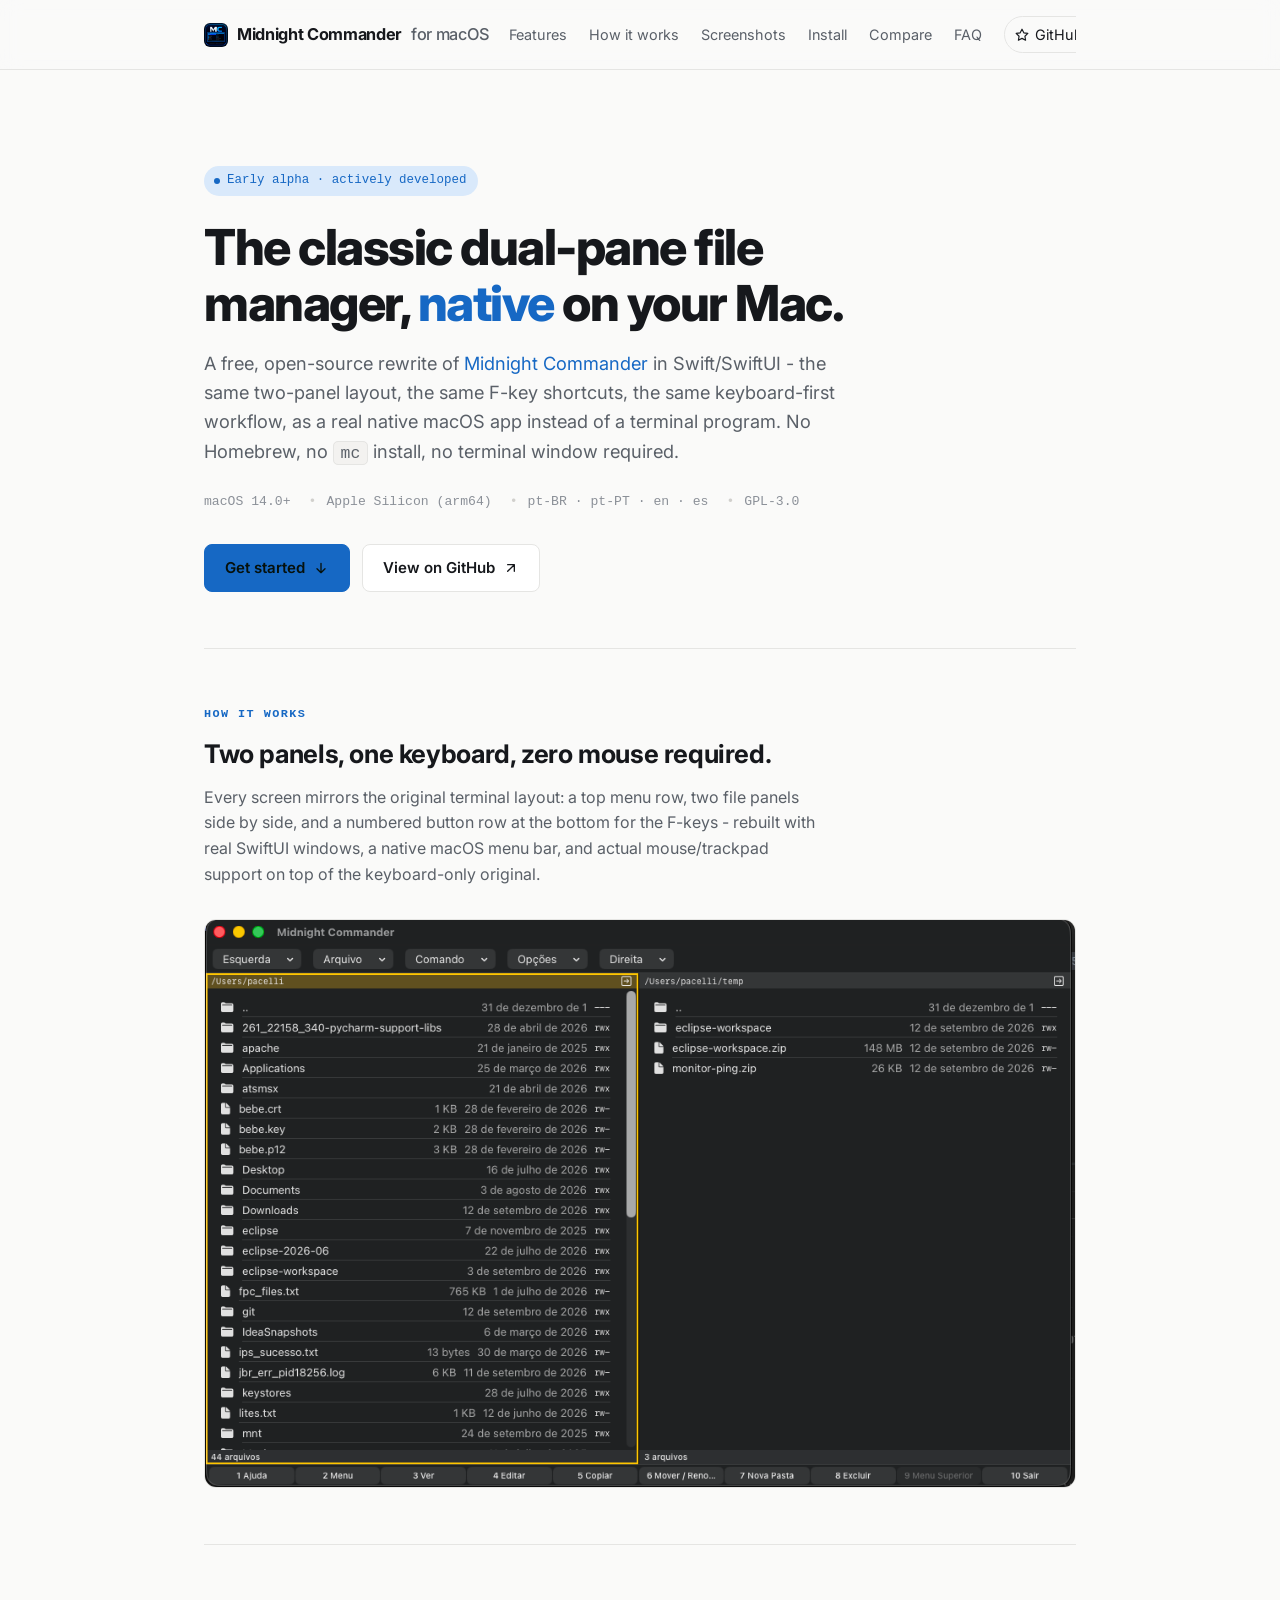
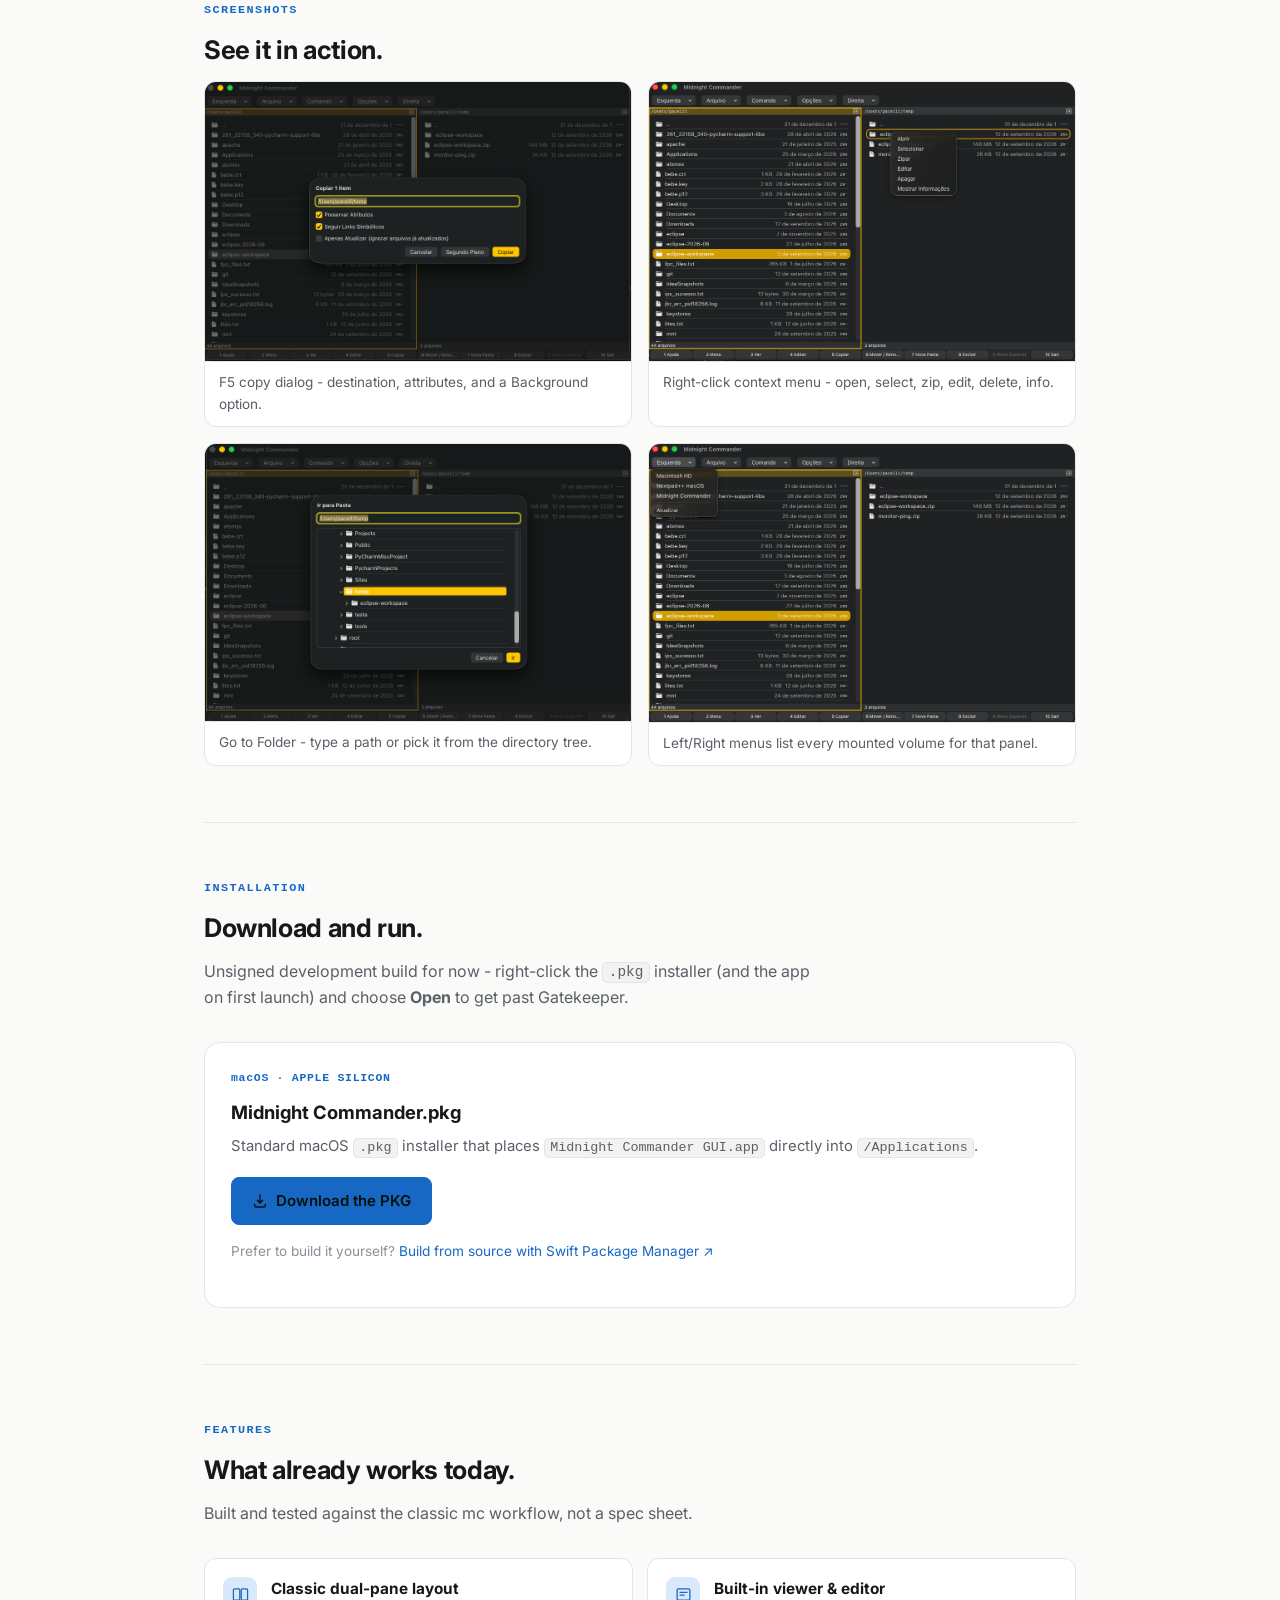
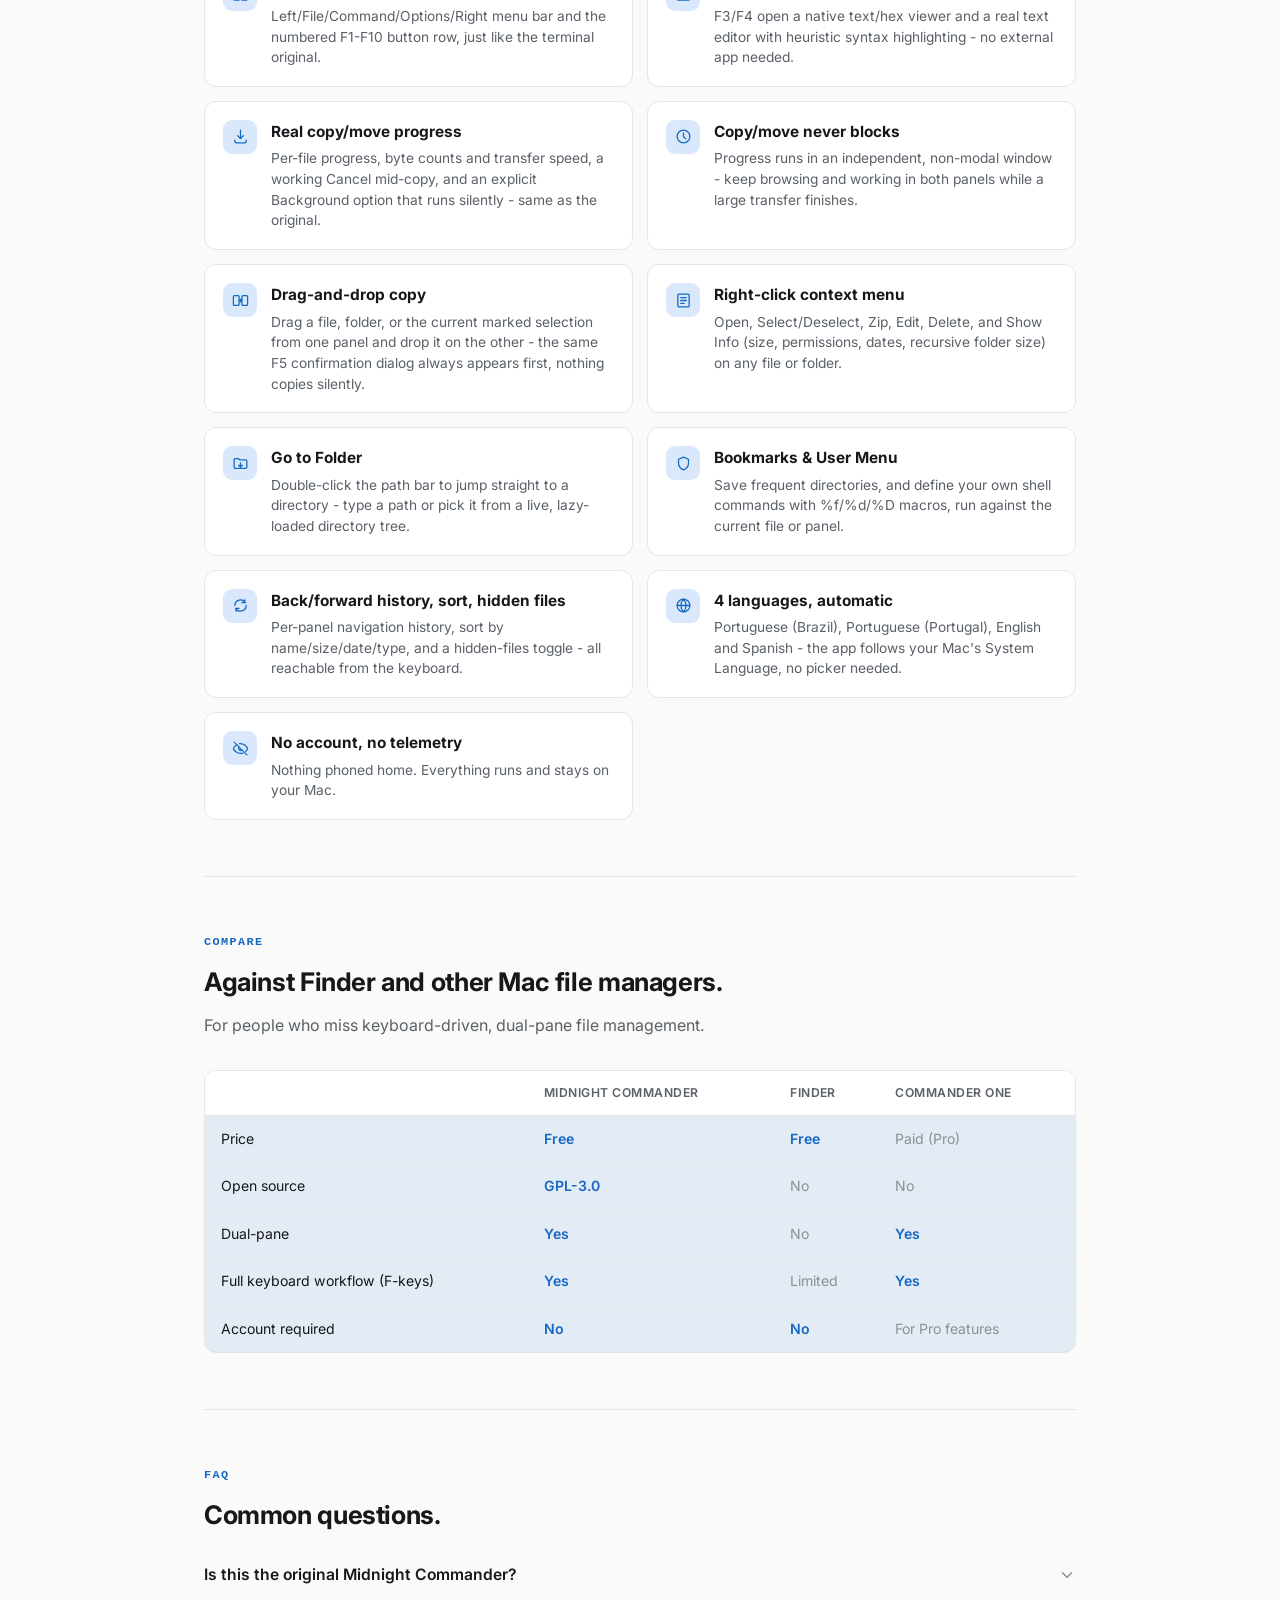
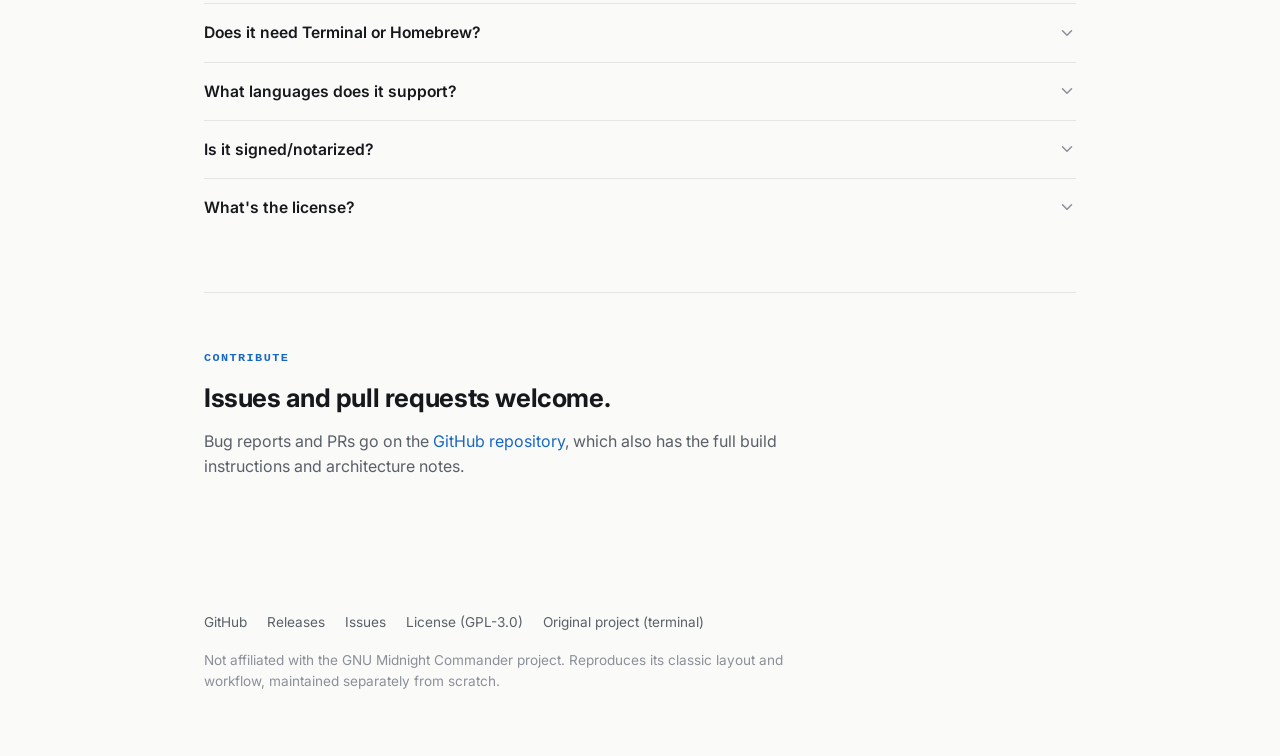
<file: docs/index.html>
<!doctype html>
<html lang="en">
<head>
<meta charset="utf-8">
<meta name="viewport" content="width=device-width, initial-scale=1">
<title>Midnight Commander for macOS — native dual-pane file manager</title>
<meta name="description" content="A free, open-source, native macOS rewrite of Midnight Commander in Swift/SwiftUI. Classic dual-pane, keyboard-driven file management with F-key shortcuts, a built-in viewer/editor, and 4 languages — no Terminal required.">
<meta name="keywords" content="Midnight Commander macOS, mc for Mac, dual pane file manager Mac, keyboard file manager macOS, Norton Commander clone Mac, open source file manager Mac, mc-gui">
<link rel="canonical" href="https://mc.jpmo.dev.br/">

<link rel="icon" type="image/png" sizes="32x32" href="favicon-32.png">
<link rel="apple-touch-icon" sizes="180x180" href="apple-touch-icon.png">

<meta property="og:type" content="website">
<meta property="og:url" content="https://mc.jpmo.dev.br/">
<meta property="og:site_name" content="Midnight Commander for macOS">
<meta property="og:title" content="Midnight Commander for macOS — native dual-pane file manager">
<meta property="og:description" content="A free, open-source, native macOS rewrite of Midnight Commander in Swift/SwiftUI. Classic dual-pane, keyboard-driven file management with F-key shortcuts, a built-in viewer/editor, and 4 languages.">
<meta property="og:image" content="https://mc.jpmo.dev.br/apple-touch-icon.png">

<meta name="twitter:card" content="summary">
<meta name="twitter:title" content="Midnight Commander for macOS">
<meta name="twitter:description" content="A free, open-source, native macOS rewrite of Midnight Commander in Swift/SwiftUI — classic dual-pane, keyboard-driven file management.">
<meta name="twitter:image" content="https://mc.jpmo.dev.br/apple-touch-icon.png">

<script type="application/ld+json">
{
  "@context": "https://schema.org",
  "@type": "SoftwareApplication",
  "name": "Midnight Commander for macOS",
  "operatingSystem": "macOS 14.0+",
  "applicationCategory": "UtilitiesApplication",
  "description": "Open-source native macOS rewrite of Midnight Commander in Swift/SwiftUI: classic dual-pane, keyboard-driven file management with F-key shortcuts, a built-in viewer/editor, and support for Portuguese (Brazil), Portuguese (Portugal), English and Spanish.",
  "url": "https://mc.jpmo.dev.br/",
  "downloadUrl": "https://github.com/josepacelli/mc-gui/releases/latest",
  "license": "https://github.com/josepacelli/mc-gui/blob/main/LICENSE",
  "offers": {
    "@type": "Offer",
    "price": "0",
    "priceCurrency": "USD"
  },
  "author": {
    "@type": "Person",
    "name": "Jose Pacelli",
    "url": "https://github.com/josepacelli"
  }
}
</script>
<script type="application/ld+json">
{
  "@context": "https://schema.org",
  "@type": "FAQPage",
  "mainEntity": [
    {
      "@type": "Question",
      "name": "Is this the original Midnight Commander?",
      "acceptedAnswer": {
        "@type": "Answer",
        "text": "No. The original GNU Midnight Commander is a terminal (ncurses) application. This is an independent, from-scratch rewrite in Swift/SwiftUI that reproduces its classic dual-pane layout, F-key shortcuts and keyboard-driven workflow as a native macOS app - no terminal or Homebrew/mc install required."
      }
    },
    {
      "@type": "Question",
      "name": "Does it need Terminal or Homebrew?",
      "acceptedAnswer": {
        "@type": "Answer",
        "text": "No. It's a regular native macOS .app with real windows, a native menu bar, and Dock/Finder integration - it just happens to be entirely keyboard-driven, like the original."
      }
    },
    {
      "@type": "Question",
      "name": "What languages does it support?",
      "acceptedAnswer": {
        "@type": "Answer",
        "text": "Portuguese (Brazil), Portuguese (Portugal), English and Spanish, matching whatever language macOS itself is set to - no in-app language picker needed."
      }
    },
    {
      "@type": "Question",
      "name": "Is it signed/notarized?",
      "acceptedAnswer": {
        "@type": "Answer",
        "text": "Not yet - it's an unsigned development build. On first launch, right-click the app and choose Open (instead of double-clicking) to get past Gatekeeper's warning."
      }
    },
    {
      "@type": "Question",
      "name": "What's the license?",
      "acceptedAnswer": {
        "@type": "Answer",
        "text": "GPL-3.0. Open source, free to use including commercially; distributed modified versions must remain open source under the same license."
      }
    }
  ]
}
</script>

<link rel="stylesheet" href="styles.css">
</head>
<body>

<header class="site">
  <div class="wrap">
    <div class="brand">
      <img class="brand-mark" src="apple-touch-icon.png" alt="">
      Midnight Commander <span class="brand-sub">for macOS</span>
    </div>
    <nav>
      <a href="#features">Features</a>
      <a href="#how-it-works">How it works</a>
      <a href="#screenshots">Screenshots</a>
      <a href="#install">Install</a>
      <a href="#compare">Compare</a>
      <a href="#faq">FAQ</a>
      <a class="gh-stars" href="https://github.com/josepacelli/mc-gui" id="gh-stars">
        <svg viewBox="0 0 24 24" stroke-width="2" stroke-linecap="round" stroke-linejoin="round" aria-hidden="true">
          <polygon points="12 2 15.09 8.26 22 9.27 17 14.14 18.18 21.02 12 17.77 5.82 21.02 7 14.14 2 9.27 8.91 8.26 12 2"></polygon>
        </svg>
        GitHub <span id="gh-stars-count">···</span>
      </a>
    </nav>
  </div>
</header>

<div class="wrap">

  <section class="hero">
    <span class="status-badge"><span class="dot"></span>Early alpha · actively developed</span>
    <h1>The classic dual-pane file manager, <em>native</em> on your Mac.</h1>
    <p class="lead">
      A free, open-source rewrite of <a href="https://midnight-commander.org/">Midnight Commander</a>
      in Swift/SwiftUI - the same two-panel layout, the same F-key shortcuts, the same
      keyboard-first workflow, as a real native macOS app instead of a terminal program.
      No Homebrew, no <code>mc</code> install, no terminal window required.
    </p>
    <div class="specs">
      <span>macOS 14.0+</span>
      <span>Apple Silicon (arm64)</span>
      <span>pt-BR · pt-PT · en · es</span>
      <span>GPL-3.0</span>
    </div>
    <div class="cta-row">
      <a class="btn primary" href="#install">
        Get started
        <svg viewBox="0 0 24 24" fill="none" stroke="currentColor" stroke-width="2" stroke-linecap="round" stroke-linejoin="round" aria-hidden="true"><path d="M12 5v14m0 0l-6-6m6 6l6-6"></path></svg>
      </a>
      <a class="btn ghost" href="https://github.com/josepacelli/mc-gui">
        View on GitHub
        <svg viewBox="0 0 24 24" fill="none" stroke="currentColor" stroke-width="2" stroke-linecap="round" stroke-linejoin="round" aria-hidden="true"><path d="M7 17L17 7M7 7h10v10"></path></svg>
      </a>
    </div>
  </section>

  <section id="how-it-works">
    <p class="eyebrow">How it works</p>
    <h2>Two panels, one keyboard, zero mouse required.</h2>
    <p class="section-sub">
      Every screen mirrors the original terminal layout: a top menu row, two file panels
      side by side, and a numbered button row at the bottom for the F-keys - rebuilt with
      real SwiftUI windows, a native macOS menu bar, and actual mouse/trackpad support on
      top of the keyboard-only original.
    </p>
    <div class="diagram screenshot">
      <img src="screenshots/dual-pane.png" alt="Midnight Commander GUI window showing two file panels side by side, the classic Left/File/Command/Options/Right menu row, and the numbered F1-F10 button row at the bottom" loading="lazy">
    </div>
  </section>

  <section id="screenshots">
    <p class="eyebrow">Screenshots</p>
    <h2>See it in action.</h2>
    <div class="gallery">
      <figure>
        <img src="screenshots/copy-dialog.png" alt="Copy dialog showing the destination path, preserve attributes, follow symlinks and update-only options" loading="lazy">
        <figcaption>F5 copy dialog - destination, attributes, and a Background option.</figcaption>
      </figure>
      <figure>
        <img src="screenshots/context-menu.png" alt="Right-click context menu with Abrir, Selecionar, Zipar, Editar, Apagar and Mostrar Informações options" loading="lazy">
        <figcaption>Right-click context menu - open, select, zip, edit, delete, info.</figcaption>
      </figure>
      <figure>
        <img src="screenshots/go-to-folder.png" alt="Go to Folder dialog with a path field and a live directory tree" loading="lazy">
        <figcaption>Go to Folder - type a path or pick it from the directory tree.</figcaption>
      </figure>
      <figure>
        <img src="screenshots/volumes-menu.png" alt="Left menu open, listing mounted volumes and a Rescan option" loading="lazy">
        <figcaption>Left/Right menus list every mounted volume for that panel.</figcaption>
      </figure>
    </div>
  </section>

  <section id="install">
    <p class="eyebrow">Installation</p>
    <h2>Download and run.</h2>
    <p class="section-sub">Unsigned development build for now - right-click the <code>.pkg</code> installer (and the app on first launch) and choose <strong>Open</strong> to get past Gatekeeper.</p>
    <div class="steps">
      <div class="step">
        <span class="tag">macOS · APPLE SILICON</span>
        <h3>Midnight Commander.pkg</h3>
        <p>Standard macOS <code>.pkg</code> installer that places <code>Midnight Commander GUI.app</code> directly into <code>/Applications</code>.</p>
        <a class="btn primary" href="https://github.com/josepacelli/mc-gui/releases/latest">
          <svg viewBox="0 0 24 24" fill="none" stroke="currentColor" stroke-width="2" stroke-linecap="round" stroke-linejoin="round" aria-hidden="true"><path d="M12 3v12m0 0l-4-4m4 4l4-4M4 17v2a2 2 0 002 2h12a2 2 0 002-2v-2"></path></svg>
          Download the PKG
        </a>
        <p class="step-note">Prefer to build it yourself? <a href="https://github.com/josepacelli/mc-gui#build-from-source">Build from source with Swift Package Manager ↗</a></p>
      </div>
    </div>
  </section>

  <section id="features">
    <p class="eyebrow">Features</p>
    <h2>What already works today.</h2>
    <p class="section-sub">Built and tested against the classic mc workflow, not a spec sheet.</p>
    <div class="features">
      <div class="feature">
        <div class="icon"><svg viewBox="0 0 24 24" fill="none" stroke="currentColor" stroke-width="1.8" stroke-linecap="round" stroke-linejoin="round"><rect x="2" y="4" width="9" height="16" rx="1.5"></rect><rect x="13" y="4" width="9" height="16" rx="1.5"></rect></svg></div>
        <div><h4>Classic dual-pane layout</h4><p>Left/File/Command/Options/Right menu bar and the numbered F1-F10 button row, just like the terminal original.</p></div>
      </div>
      <div class="feature">
        <div class="icon"><svg viewBox="0 0 24 24" fill="none" stroke="currentColor" stroke-width="1.8" stroke-linecap="round" stroke-linejoin="round"><rect x="3" y="4" width="18" height="16" rx="2"></rect><path d="M7 9h10M7 13h6"></path></svg></div>
        <div><h4>Built-in viewer &amp; editor</h4><p>F3/F4 open a native text/hex viewer and a real text editor with heuristic syntax highlighting - no external app needed.</p></div>
      </div>
      <div class="feature">
        <div class="icon"><svg viewBox="0 0 24 24" fill="none" stroke="currentColor" stroke-width="1.8" stroke-linecap="round" stroke-linejoin="round"><path d="M12 3v12m0 0l-4-4m4 4l4-4"></path><path d="M4 17v2a2 2 0 002 2h12a2 2 0 002-2v-2"></path></svg></div>
        <div><h4>Real copy/move progress</h4><p>Per-file progress, byte counts and transfer speed, a working Cancel mid-copy, and an explicit Background option that runs silently - same as the original.</p></div>
      </div>
      <div class="feature">
        <div class="icon"><svg viewBox="0 0 24 24" fill="none" stroke="currentColor" stroke-width="1.8" stroke-linecap="round" stroke-linejoin="round"><circle cx="12" cy="12" r="9"></circle><path d="M12 7v5l3 3"></path></svg></div>
        <div><h4>Copy/move never blocks</h4><p>Progress runs in an independent, non-modal window - keep browsing and working in both panels while a large transfer finishes.</p></div>
      </div>
      <div class="feature">
        <div class="icon"><svg viewBox="0 0 24 24" fill="none" stroke="currentColor" stroke-width="1.8" stroke-linecap="round" stroke-linejoin="round"><rect x="2" y="5" width="8" height="14" rx="1.5"></rect><rect x="14" y="5" width="8" height="14" rx="1.5"></rect><path d="M10 12h4m0 0l-2-2m2 2l-2 2"></path></svg></div>
        <div><h4>Drag-and-drop copy</h4><p>Drag a file, folder, or the current marked selection from one panel and drop it on the other - the same F5 confirmation dialog always appears first, nothing copies silently.</p></div>
      </div>
      <div class="feature">
        <div class="icon"><svg viewBox="0 0 24 24" fill="none" stroke="currentColor" stroke-width="1.8" stroke-linecap="round" stroke-linejoin="round"><rect x="4" y="3" width="16" height="18" rx="1.5"></rect><path d="M8 8h8M8 12h8M8 16h5"></path></svg></div>
        <div><h4>Right-click context menu</h4><p>Open, Select/Deselect, Zip, Edit, Delete, and Show Info (size, permissions, dates, recursive folder size) on any file or folder.</p></div>
      </div>
      <div class="feature">
        <div class="icon"><svg viewBox="0 0 24 24" fill="none" stroke="currentColor" stroke-width="1.8" stroke-linecap="round" stroke-linejoin="round"><path d="M3 7a2 2 0 012-2h4l2 2h8a2 2 0 012 2v8a2 2 0 01-2 2H5a2 2 0 01-2-2V7z"></path><path d="M12 11v6m0 0l-2.5-2.5M12 17l2.5-2.5"></path></svg></div>
        <div><h4>Go to Folder</h4><p>Double-click the path bar to jump straight to a directory - type a path or pick it from a live, lazy-loaded directory tree.</p></div>
      </div>
      <div class="feature">
        <div class="icon"><svg viewBox="0 0 24 24" fill="none" stroke="currentColor" stroke-width="1.8" stroke-linecap="round" stroke-linejoin="round"><path d="M12 3l7 3v6c0 5-3.5 7.5-7 9-3.5-1.5-7-4-7-9V6l7-3z"></path></svg></div>
        <div><h4>Bookmarks &amp; User Menu</h4><p>Save frequent directories, and define your own shell commands with %f/%d/%D macros, run against the current file or panel.</p></div>
      </div>
      <div class="feature">
        <div class="icon"><svg viewBox="0 0 24 24" fill="none" stroke="currentColor" stroke-width="1.8" stroke-linecap="round" stroke-linejoin="round"><path d="M4 12a8 8 0 0114.9-4"></path><path d="M20 12a8 8 0 01-14.9 4"></path><path d="M18 4v4h-4M6 20v-4h4"></path></svg></div>
        <div><h4>Back/forward history, sort, hidden files</h4><p>Per-panel navigation history, sort by name/size/date/type, and a hidden-files toggle - all reachable from the keyboard.</p></div>
      </div>
      <div class="feature">
        <div class="icon"><svg viewBox="0 0 24 24" fill="none" stroke="currentColor" stroke-width="1.8" stroke-linecap="round" stroke-linejoin="round"><circle cx="12" cy="12" r="9"></circle><path d="M3 12h18M12 3a13 13 0 010 18M12 3a13 13 0 000 18"></path></svg></div>
        <div><h4>4 languages, automatic</h4><p>Portuguese (Brazil), Portuguese (Portugal), English and Spanish - the app follows your Mac's System Language, no picker needed.</p></div>
      </div>
      <div class="feature">
        <div class="icon"><svg viewBox="0 0 24 24" fill="none" stroke="currentColor" stroke-width="1.8" stroke-linecap="round" stroke-linejoin="round"><path d="M3 3l18 18"></path><path d="M10.6 5.1A11 11 0 0112 5c5 0 9 4 10 7-0.5 1.4-1.4 2.9-2.6 4.1M6.6 6.6C4.5 8 3 10 2 12c1 3 5 7 10 7 1.3 0 2.6-.2 3.7-.7"></path><path d="M9.9 9.9a3 3 0 004.2 4.2"></path></svg></div>
        <div><h4>No account, no telemetry</h4><p>Nothing phoned home. Everything runs and stays on your Mac.</p></div>
      </div>
    </div>
  </section>

  <section id="compare">
    <p class="eyebrow">Compare</p>
    <h2>Against Finder and other Mac file managers.</h2>
    <p class="section-sub">For people who miss keyboard-driven, dual-pane file management.</p>
    <div class="table-scroll">
      <table class="compare">
        <thead>
          <tr><th></th><th>Midnight Commander</th><th>Finder</th><th>Commander One</th></tr>
        </thead>
        <tbody>
          <tr class="self"><td>Price</td><td class="yes">Free</td><td class="yes">Free</td><td class="no">Paid (Pro)</td></tr>
          <tr class="self"><td>Open source</td><td class="yes">GPL-3.0</td><td class="no">No</td><td class="no">No</td></tr>
          <tr class="self"><td>Dual-pane</td><td class="yes">Yes</td><td class="no">No</td><td class="yes">Yes</td></tr>
          <tr class="self"><td>Full keyboard workflow (F-keys)</td><td class="yes">Yes</td><td class="no">Limited</td><td class="yes">Yes</td></tr>
          <tr class="self"><td>Account required</td><td class="yes">No</td><td class="yes">No</td><td class="no">For Pro features</td></tr>
        </tbody>
      </table>
    </div>
  </section>

  <section id="faq">
    <p class="eyebrow">FAQ</p>
    <h2>Common questions.</h2>

    <details class="faq">
      <summary>Is this the original Midnight Commander?
        <svg class="chevron" viewBox="0 0 24 24" fill="none" stroke="currentColor" stroke-width="2" stroke-linecap="round" stroke-linejoin="round" aria-hidden="true"><path d="M6 9l6 6 6-6"></path></svg>
      </summary>
      <p>No. The original <a href="https://midnight-commander.org/">GNU Midnight Commander</a> is a
      terminal (ncurses) application. This is an independent, from-scratch rewrite in Swift/SwiftUI
      that reproduces its classic dual-pane layout, F-key shortcuts and keyboard-driven workflow as
      a native macOS app - no terminal or Homebrew/<code>mc</code> install required.</p>
    </details>

    <details class="faq">
      <summary>Does it need Terminal or Homebrew?
        <svg class="chevron" viewBox="0 0 24 24" fill="none" stroke="currentColor" stroke-width="2" stroke-linecap="round" stroke-linejoin="round" aria-hidden="true"><path d="M6 9l6 6 6-6"></path></svg>
      </summary>
      <p>No. It's a regular native macOS <code>.app</code> with real windows, a native menu bar, and
      Dock/Finder integration - it just happens to be entirely keyboard-driven, like the original.</p>
    </details>

    <details class="faq">
      <summary>What languages does it support?
        <svg class="chevron" viewBox="0 0 24 24" fill="none" stroke="currentColor" stroke-width="2" stroke-linecap="round" stroke-linejoin="round" aria-hidden="true"><path d="M6 9l6 6 6-6"></path></svg>
      </summary>
      <p>Portuguese (Brazil), Portuguese (Portugal), English and Spanish, matching whatever language
      macOS itself is set to (System Settings → General → Language &amp; Region) - no in-app
      language picker needed.</p>
    </details>

    <details class="faq">
      <summary>Is it signed/notarized?
        <svg class="chevron" viewBox="0 0 24 24" fill="none" stroke="currentColor" stroke-width="2" stroke-linecap="round" stroke-linejoin="round" aria-hidden="true"><path d="M6 9l6 6 6-6"></path></svg>
      </summary>
      <p>Not yet - it's an unsigned development build. On first launch, right-click the app and
      choose <strong>Open</strong> (instead of double-clicking) to get past Gatekeeper's warning.</p>
    </details>

    <details class="faq">
      <summary>What's the license?
        <svg class="chevron" viewBox="0 0 24 24" fill="none" stroke="currentColor" stroke-width="2" stroke-linecap="round" stroke-linejoin="round" aria-hidden="true"><path d="M6 9l6 6 6-6"></path></svg>
      </summary>
      <p>GPL-3.0. Open source, free to use including commercially; distributed modified versions
      must remain open source under the same license.</p>
    </details>
  </section>

  <section id="contribute">
    <p class="eyebrow">Contribute</p>
    <h2>Issues and pull requests welcome.</h2>
    <p class="section-sub">
      Bug reports and PRs go on the
      <a href="https://github.com/josepacelli/mc-gui">GitHub repository</a>, which also has the
      full build instructions and architecture notes.
    </p>
  </section>

</div>

<footer>
  <div class="wrap">
    <div class="links">
      <a href="https://github.com/josepacelli/mc-gui">GitHub</a>
      <a href="https://github.com/josepacelli/mc-gui/releases">Releases</a>
      <a href="https://github.com/josepacelli/mc-gui/issues">Issues</a>
      <a href="https://github.com/josepacelli/mc-gui/blob/main/LICENSE">License (GPL-3.0)</a>
      <a href="https://midnight-commander.org/">Original project (terminal)</a>
    </div>
    <div class="disclaimer">Not affiliated with the GNU Midnight Commander project. Reproduces its classic layout and workflow, maintained separately from scratch.</div>
  </div>
</footer>

<script>
  fetch("https://api.github.com/repos/josepacelli/mc-gui")
    .then((r) => (r.ok ? r.json() : null))
    .then((data) => {
      if (!data || typeof data.stargazers_count !== "number") return;
      const el = document.getElementById("gh-stars-count");
      if (el) el.textContent = data.stargazers_count;
    })
    .catch(() => {});
</script>
</body>
</html>
</file>
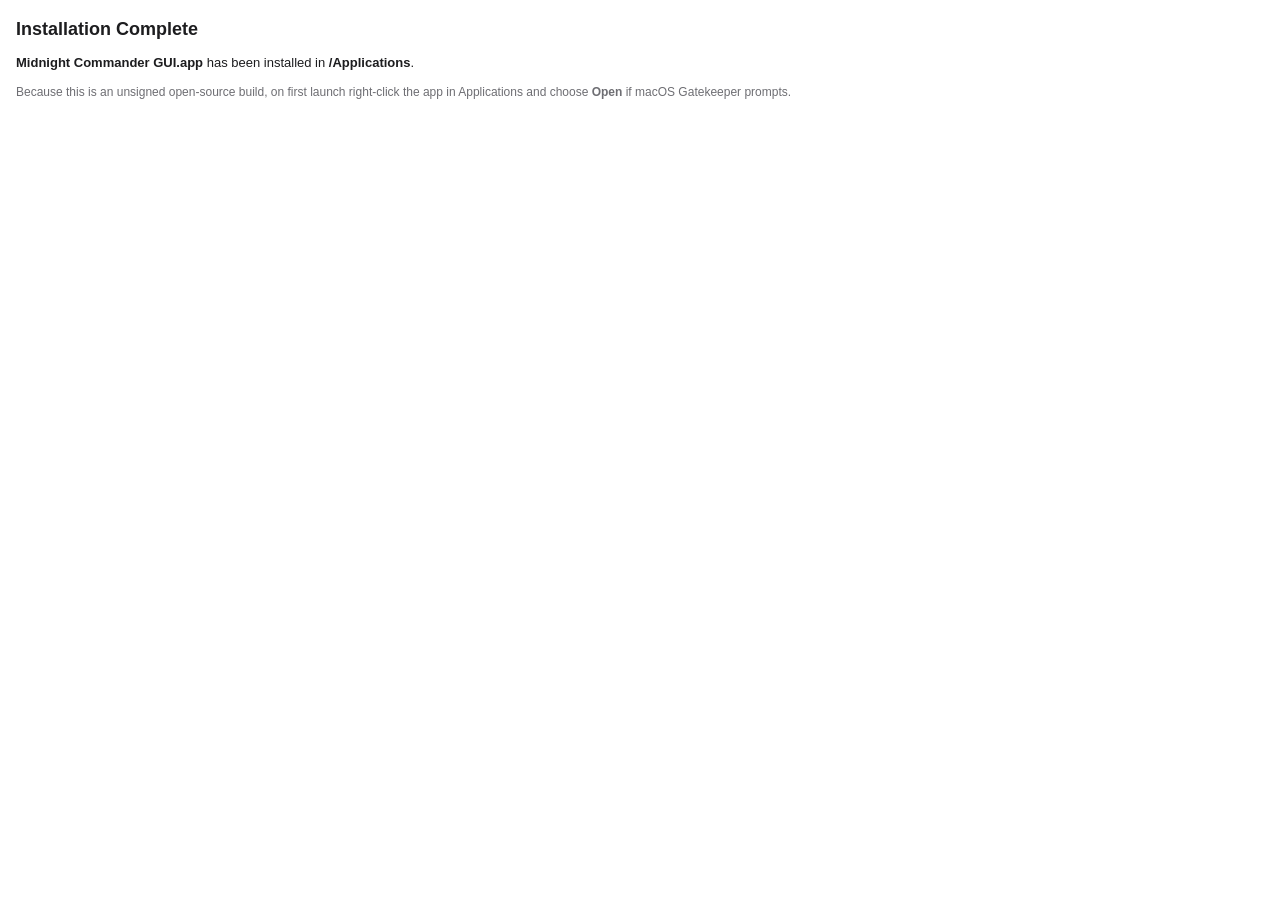
<file: packaging/pkg-resources/conclusion.html>
<!DOCTYPE html>
<html lang="en">
<head>
<meta charset="utf-8">
<style>
  body { font-family: -apple-system, BlinkMacSystemFont, "Helvetica Neue", sans-serif; font-size: 13px; line-height: 1.5; color: #1d1d1f; margin: 16px; }
  @media (prefers-color-scheme: dark) { body { color: #f5f5f7; } .muted { color: #a1a1a6; } }
  h1 { font-size: 18px; font-weight: 600; margin: 0 0 10px 0; }
  p { margin: 0 0 10px 0; }
  .muted { color: #6e6e73; font-size: 12px; }
</style>
</head>
<body>
  <h1>Installation Complete</h1>
  <p><strong>Midnight Commander GUI.app</strong> has been installed in <strong>/Applications</strong>.</p>
  <p class="muted">Because this is an unsigned open-source build, on first launch right-click the app in Applications and choose <strong>Open</strong> if macOS Gatekeeper prompts.</p>
</body>
</html>
</file>
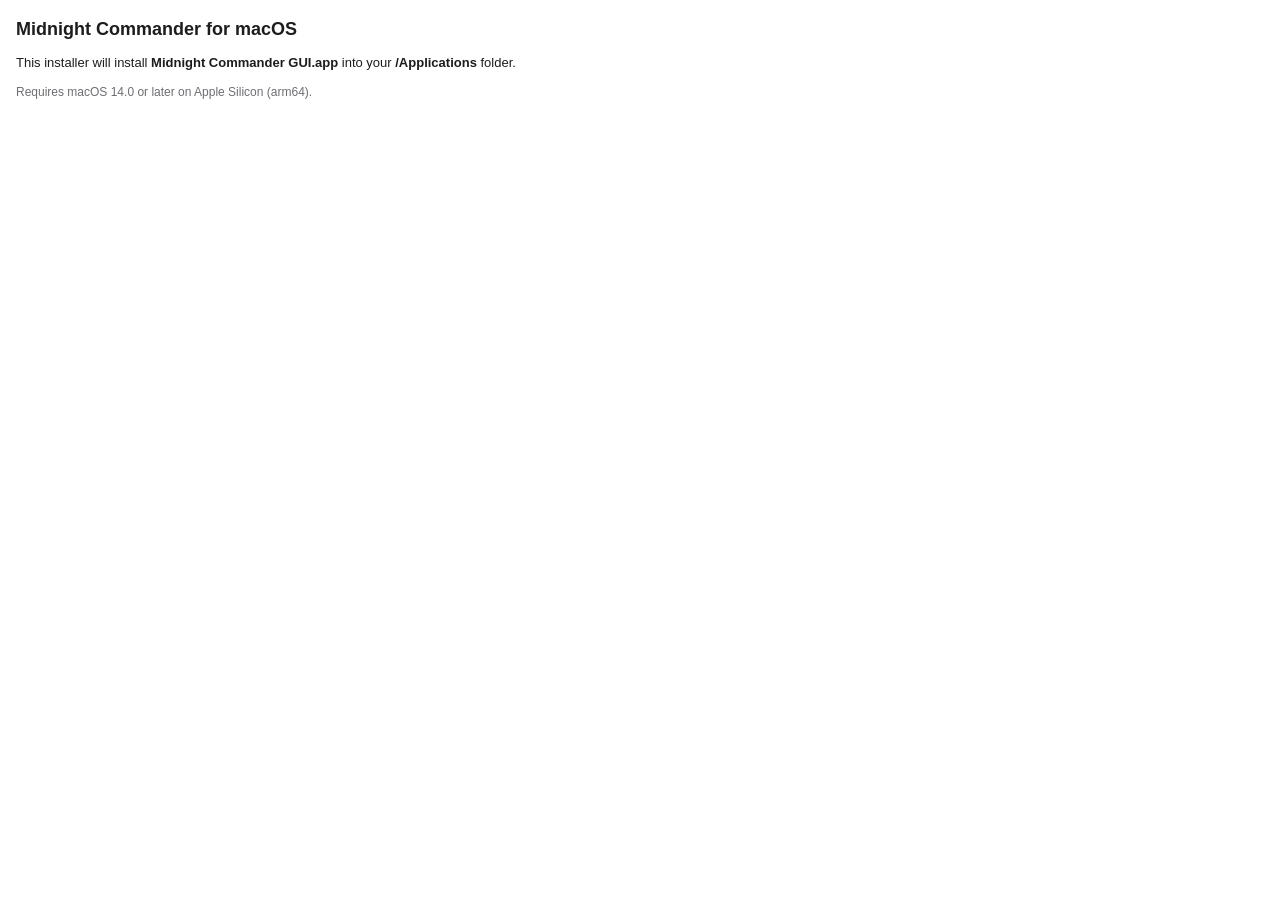
<file: packaging/pkg-resources/welcome.html>
<!DOCTYPE html>
<html lang="en">
<head>
<meta charset="utf-8">
<style>
  body { font-family: -apple-system, BlinkMacSystemFont, "Helvetica Neue", sans-serif; font-size: 13px; line-height: 1.5; color: #1d1d1f; margin: 16px; }
  @media (prefers-color-scheme: dark) { body { color: #f5f5f7; } .muted { color: #a1a1a6; } }
  h1 { font-size: 18px; font-weight: 600; margin: 0 0 10px 0; }
  p { margin: 0 0 10px 0; }
  .muted { color: #6e6e73; font-size: 12px; }
</style>
</head>
<body>
  <h1>Midnight Commander for macOS</h1>
  <p>This installer will install <strong>Midnight Commander GUI.app</strong> into your <strong>/Applications</strong> folder.</p>
  <p class="muted">Requires macOS 14.0 or later on Apple Silicon (arm64).</p>
</body>
</html>
</file>
<file: docs/styles.css>
@import url('https://fonts.googleapis.com/css2?family=Inter:wght@400;500;600;700;800&display=swap');

:root {
  color-scheme: dark light;
  --bg: #0b0d10;
  --bg-elev: #14171b;
  --bg-elev-2: #191d22;
  --border: #23272d;
  --border-hover: #333a42;
  --text: #e8eaed;
  --text-dim: #9aa2ad;
  --text-faint: #6b7280;
  --accent: #4aa8ff;
  --accent-strong: #7cc4ff;
  --accent-dim: #1f3a56;
  --accent-glow: rgba(74, 168, 255, 0.16);
  --danger: #e5788a;
  --mono: ui-monospace, SFMono-Regular, "SF Mono", Menlo, Consolas, monospace;
  --sans: "Inter", -apple-system, BlinkMacSystemFont, "Segoe UI", Roboto, Helvetica, Arial, sans-serif;
  --radius-sm: 8px;
  --radius-md: 12px;
  --radius-lg: 16px;
  --ease: cubic-bezier(0.16, 1, 0.3, 1);
}
@media (prefers-color-scheme: light) {
  :root {
    --bg: #fafaf9;
    --bg-elev: #ffffff;
    --bg-elev-2: #f3f2f0;
    --border: #e5e5e3;
    --border-hover: #d1d0cd;
    --text: #16181c;
    --text-dim: #5a6068;
    --text-faint: #8b9098;
    --accent: #1668c4;
    --accent-strong: #0f4f96;
    --accent-dim: #d9e9fb;
    --accent-glow: rgba(22, 104, 196, 0.1);
  }
}

* { box-sizing: border-box; }
html { scroll-behavior: smooth; }
@media (prefers-reduced-motion: reduce) {
  html { scroll-behavior: auto; }
  * { animation-duration: 0.01ms !important; transition-duration: 0.01ms !important; }
}
section[id] { scroll-margin-top: 84px; }

body {
  margin: 0;
  background: var(--bg);
  color: var(--text);
  font-family: var(--sans);
  line-height: 1.6;
  -webkit-font-smoothing: antialiased;
}

a { color: var(--accent); text-decoration: none; }
a:hover { text-decoration: underline; }
.wrap { max-width: 920px; margin: 0 auto; padding: 0 24px; }
code, .mono { font-family: var(--mono); }
code {
  background: var(--bg-elev-2); border: 1px solid var(--border); border-radius: 5px;
  padding: 0.1em 0.4em; font-size: 0.9em;
}

/* ---------- Header ---------- */

header.site {
  position: sticky; top: 0; z-index: 10;
  background: color-mix(in srgb, var(--bg) 85%, transparent);
  backdrop-filter: blur(10px);
  border-bottom: 1px solid var(--border);
}
header.site .wrap {
  display: flex; align-items: center; justify-content: space-between;
  padding-top: 16px; padding-bottom: 16px; gap: 20px;
}
.brand { display: inline-flex; align-items: center; gap: 9px; font-weight: 700; letter-spacing: -0.02em; font-size: 1.02rem; flex: none; }
.brand-mark { width: 24px; height: 24px; border-radius: 6px; flex: none; }
.brand-sub { color: var(--text-dim); font-weight: 500; }

header.site nav { display: flex; align-items: center; gap: 22px; font-size: 0.9rem; overflow-x: auto; scrollbar-width: none; }
header.site nav::-webkit-scrollbar { display: none; }
header.site nav a { color: var(--text-dim); white-space: nowrap; transition: color 0.15s var(--ease); }
header.site nav a:hover { color: var(--text); text-decoration: none; }
header.site nav a.gh-stars {
  display: inline-flex; align-items: center; gap: 6px;
  padding: 6px 10px; border: 1px solid var(--border); border-radius: 999px;
  color: var(--text);
}
header.site nav a.gh-stars:hover { border-color: var(--border-hover); text-decoration: none; }
header.site nav a.gh-stars svg { width: 14px; height: 14px; flex: none; stroke: currentColor; fill: none; }
@media (max-width: 760px) { header.site nav a:not(.gh-stars) { display: none; } }

/* ---------- Hero ---------- */

.hero { padding: 96px 0 56px; border-top: none; }
.status-badge {
  display: inline-flex; align-items: center; gap: 7px;
  font-family: var(--mono); font-size: 0.78rem;
  color: var(--accent); background: var(--accent-dim);
  border-radius: 999px; padding: 5px 12px 5px 10px; margin-bottom: 24px;
}
.status-badge .dot { width: 6px; height: 6px; border-radius: 50%; background: var(--accent); flex: none; }

.hero h1 {
  font-size: clamp(2rem, 4.6vw, 3.1rem); line-height: 1.12; margin: 0 0 18px;
  letter-spacing: -0.03em; font-weight: 800;
  max-width: 22ch;
}
.hero h1 em { color: var(--accent); font-style: normal; }
.hero p.lead { font-size: 1.14rem; color: var(--text-dim); max-width: 58ch; margin: 0 0 24px; }
.specs {
  font-family: var(--mono); font-size: 0.82rem; color: var(--text-faint);
  margin-bottom: 32px; display: flex; flex-wrap: wrap; gap: 8px 18px;
}
.specs span::before { content: "•"; margin-right: 10px; color: var(--border-hover); }
.specs span:first-child::before { content: none; margin-right: 0; }

.cta-row { display: flex; gap: 12px; flex-wrap: wrap; }
@media (max-width: 640px) {
  .hero { text-align: center; }
  .hero .lead { margin-left: auto; margin-right: auto; }
  .specs { justify-content: center; }
  .cta-row { justify-content: center; }
  .cta-row .btn { flex: 1 1 auto; justify-content: center; }
}
.btn {
  display: inline-flex; align-items: center; gap: 8px;
  padding: 11px 20px; border-radius: var(--radius-sm); font-size: 0.94rem; font-weight: 600;
  border: 1px solid var(--border);
  transition: transform 0.15s var(--ease), filter 0.15s var(--ease), border-color 0.15s var(--ease), background 0.15s var(--ease);
  cursor: pointer;
}
.btn:hover { text-decoration: none; }
.btn:active { transform: translateY(1px); }
.btn.primary { background: var(--accent); color: #06110c; border-color: var(--accent); box-shadow: 0 0 0 0 var(--accent-glow); }
.btn.primary:hover { filter: brightness(1.08); box-shadow: 0 4px 24px -6px var(--accent-glow); }
.btn.ghost { color: var(--text); background: var(--bg-elev); }
.btn.ghost:hover { border-color: var(--border-hover); background: var(--bg-elev-2); }
.btn svg { width: 16px; height: 16px; flex: none; }

/* ---------- Generic sections ---------- */

section { padding: 56px 0; border-top: 1px solid var(--border); }
section h2 {
  font-size: 1.6rem; letter-spacing: -0.015em; margin: 0 0 10px; font-weight: 700;
}
section p.section-sub { color: var(--text-dim); margin: 0 0 32px; max-width: 62ch; font-size: 1rem; }
.eyebrow {
  font-family: var(--mono); font-size: 0.74rem; letter-spacing: 0.12em; text-transform: uppercase;
  color: var(--accent); margin: 0 0 10px; font-weight: 600;
}

/* ---------- How it works / diagram ---------- */

.diagram {
  font-family: var(--mono); font-size: 0.85rem; line-height: 1.7;
  background: var(--bg-elev); border: 1px solid var(--border); border-radius: var(--radius-md);
  color: var(--text-dim);
  overflow-x: auto;
}
.diagram .diagram-bar {
  display: flex; gap: 6px; padding: 12px 16px; border-bottom: 1px solid var(--border);
}
.diagram .diagram-bar span { width: 10px; height: 10px; border-radius: 50%; background: var(--border-hover); }
.diagram pre { margin: 0; padding: 18px 20px; white-space: pre; overflow-x: auto; }
.diagram .hl { color: var(--accent); }
.diagram .dim { color: var(--text-faint); }
.diagram.screenshot { overflow: hidden; }
.diagram.screenshot img { display: block; width: 100%; }

/* ---------- Screenshots gallery ---------- */

.gallery { display: grid; grid-template-columns: repeat(2, 1fr); gap: 16px; }
@media (max-width: 640px) { .gallery { grid-template-columns: 1fr; } }
.gallery figure {
  margin: 0; background: var(--bg-elev); border: 1px solid var(--border); border-radius: var(--radius-md);
  overflow: hidden;
}
.gallery img { display: block; width: 100%; }
.gallery figcaption { padding: 10px 14px; font-size: 0.85rem; color: var(--text-dim); border-top: 1px solid var(--border); }

/* ---------- Install steps ---------- */

.steps { display: grid; grid-template-columns: 1fr; gap: 20px; }
.step {
  background: var(--bg-elev); border: 1px solid var(--border); border-radius: var(--radius-lg);
  padding: 26px;
  transition: border-color 0.2s var(--ease);
}
.step:hover { border-color: var(--border-hover); }
.step .tag {
  font-family: var(--mono); font-size: 0.72rem; letter-spacing: 0.06em; color: var(--accent);
  margin-bottom: 10px; display: block; font-weight: 600;
}
.step h3 { margin: 0 0 8px; font-size: 1.15rem; font-weight: 700; }
.step p { color: var(--text-dim); margin: 0 0 18px; font-size: 0.93rem; }
.step .btn { justify-content: center; }
.step .step-note { margin-top: 16px; font-size: 0.85rem; color: var(--text-faint); }

/* ---------- Features ---------- */

.features { display: grid; grid-template-columns: repeat(2, 1fr); gap: 14px; }
@media (max-width: 640px) { .features { grid-template-columns: 1fr; } }
.feature {
  display: flex; gap: 14px; align-items: flex-start;
  padding: 18px; border: 1px solid var(--border); border-radius: var(--radius-md);
  background: var(--bg-elev);
  transition: border-color 0.2s var(--ease), transform 0.2s var(--ease), background 0.2s var(--ease);
}
.feature:hover { border-color: var(--border-hover); background: var(--bg-elev-2); transform: translateY(-1px); }
.feature .icon {
  flex: none; width: 34px; height: 34px; border-radius: 9px;
  display: flex; align-items: center; justify-content: center;
  background: var(--accent-dim); color: var(--accent);
}
.feature .icon svg { width: 17px; height: 17px; }
.feature h4 { margin: 0 0 4px; font-size: 0.96rem; font-weight: 700; }
.feature p { margin: 0; color: var(--text-dim); font-size: 0.86rem; line-height: 1.5; }

/* ---------- Compare table ---------- */

.table-scroll { overflow-x: auto; border: 1px solid var(--border); border-radius: var(--radius-md); }
table.compare { width: 100%; border-collapse: collapse; font-size: 0.88rem; }
table.compare th, table.compare td { padding: 12px 16px; border-bottom: 1px solid var(--border); text-align: left; }
table.compare thead th { color: var(--text-dim); font-weight: 600; font-size: 0.76rem; text-transform: uppercase; letter-spacing: 0.04em; background: var(--bg-elev); }
table.compare tbody tr:last-child td { border-bottom: none; }
table.compare td.yes { color: var(--accent); font-weight: 600; }
table.compare td.no { color: var(--text-faint); }
table.compare tr.self { background: var(--accent-glow); }

/* ---------- FAQ ---------- */

details.faq { border-bottom: 1px solid var(--border); }
details.faq:last-child { border-bottom: none; }
details.faq summary {
  cursor: pointer; font-weight: 600; font-size: 0.98rem; list-style: none;
  padding: 16px 0; display: flex; justify-content: space-between; align-items: center; gap: 16px;
}
details.faq summary::-webkit-details-marker { display: none; }
details.faq summary .chevron { flex: none; width: 18px; height: 18px; color: var(--text-faint); transition: transform 0.2s var(--ease); }
details.faq[open] summary .chevron { transform: rotate(180deg); color: var(--accent); }
details.faq p { color: var(--text-dim); margin: 0 0 18px; font-size: 0.92rem; max-width: 68ch; }

/* ---------- Footer ---------- */

footer { padding: 44px 0 64px; color: var(--text-faint); font-size: 0.85rem; }
footer .links { display: flex; gap: 20px; flex-wrap: wrap; margin-bottom: 16px; }
footer .links a { color: var(--text-dim); }
footer .links a:hover { color: var(--accent); }
footer .disclaimer { max-width: 70ch; }
</file>
